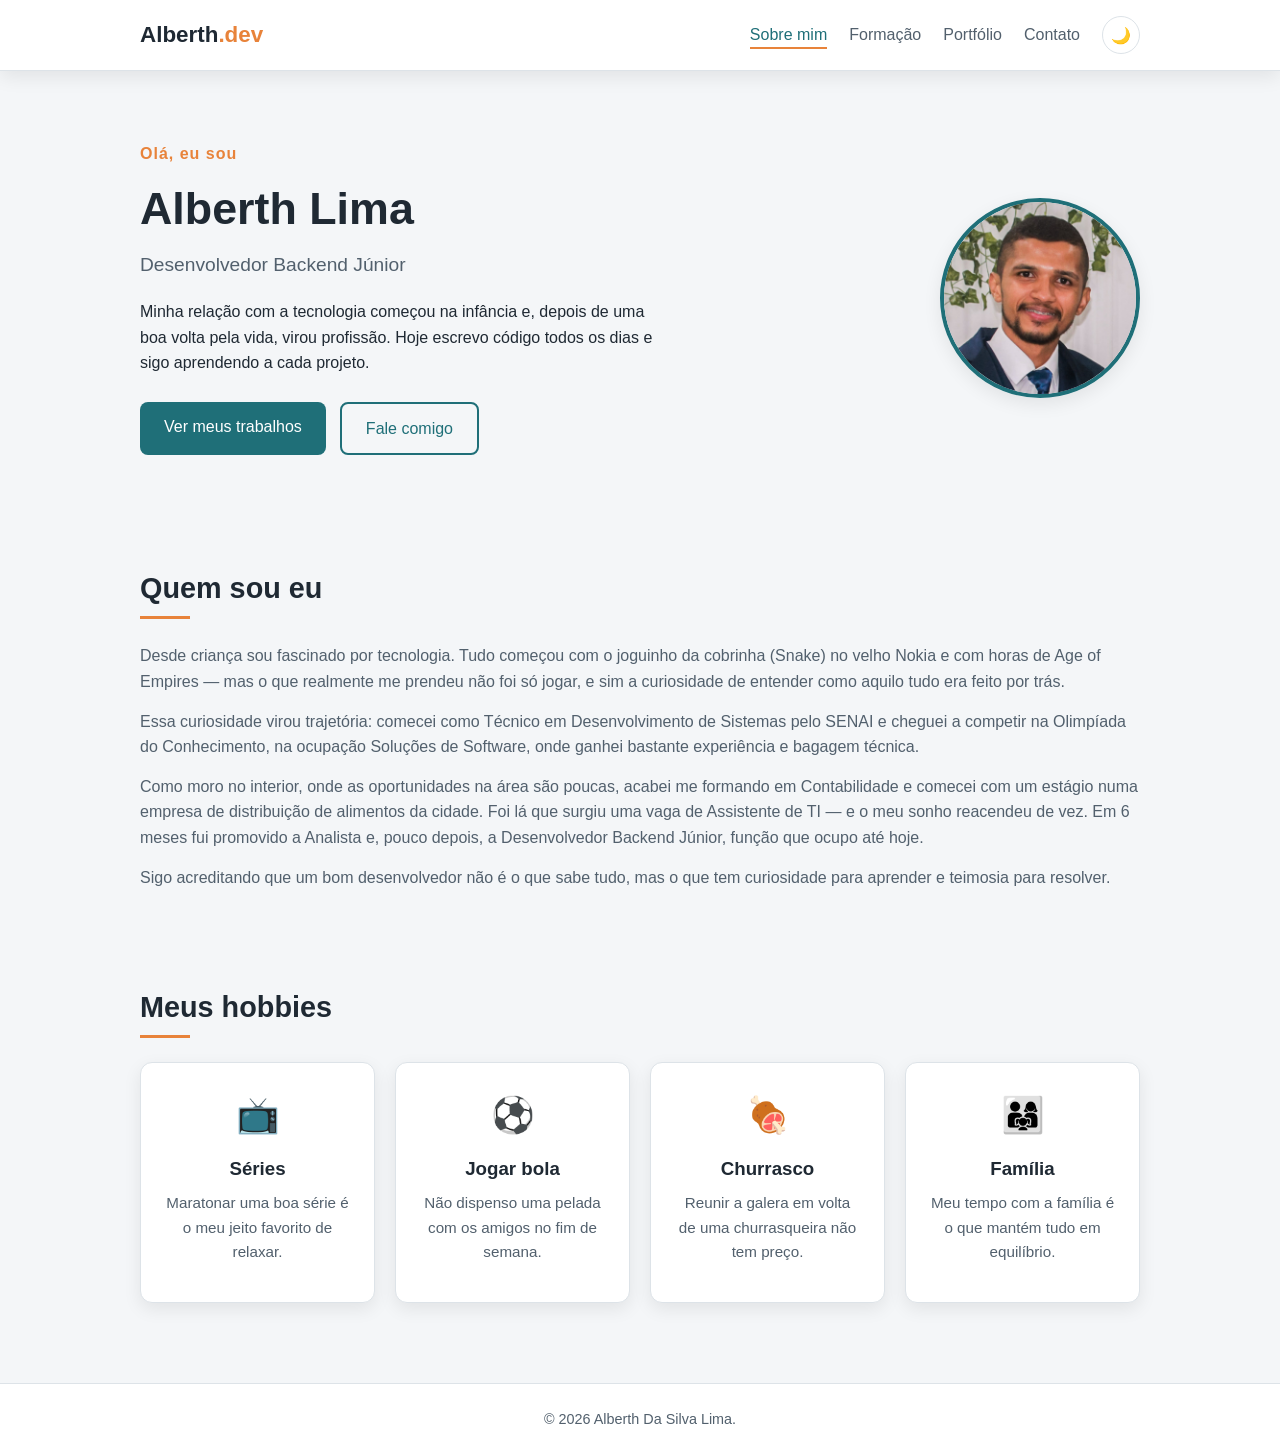
<file: index.html>
<!DOCTYPE html>
<html lang="pt-br">
<head>
    <meta charset="UTF-8">
    <!-- Faz o site se ajustar à largura da tela (celular, tablet, etc.) -->
    <meta name="viewport" content="width=device-width, initial-scale=1.0">
    <meta name="description" content="Portfólio pessoal">
    <meta name="author" content="Alberth Lima">
    <title>Sobre mim</title>

    <link rel="stylesheet" href="css/estilo.css">
</head>
<body>

    <!-- ===== Cabeçalho com o menu, igual em todas as páginas ===== -->
    <header class="topo">
        <div class="container barra-nav">
            <a href="index.html" class="logo">Alberth<span>.dev</span></a>

            <!-- Botão que abre/fecha o menu no celular (controlado pelo JS) -->
            <button class="btn-menu" id="btnMenu" aria-label="Abrir menu">
                <span></span><span></span><span></span>
            </button>

            <nav>
                <ul class="menu" id="menu">
                    <!-- A classe "ativo" marca em qual página estamos -->
                    <li><a href="index.html" class="ativo">Sobre mim</a></li>
                    <li><a href="formacao.html">Formação</a></li>
                    <li><a href="portfolio.html">Portfólio</a></li>
                    <li><a href="contato.html">Contato</a></li>
                    <li>
                        <!-- Botão para trocar entre tema claro e escuro -->
                        <button class="btn-tema" id="btnTema" aria-label="Alternar tema">🌙</button>
                    </li>
                </ul>
            </nav>
        </div>
    </header>

    <main>
        <!-- ===== Apresentação principal ===== -->
        <section class="hero container">
            <div class="hero-texto">
                <p class="ola">Olá, eu sou</p>
                <h1>Alberth Lima</h1>
                <h2>Desenvolvedor Backend Júnior</h2>
                <p class="resumo">
                    Minha relação com a tecnologia começou na infância e, depois de uma
                    boa volta pela vida, virou profissão. Hoje escrevo código todos os dias
                    e sigo aprendendo a cada projeto.
                </p>
                <div class="hero-botoes">
                    <a href="portfolio.html" class="botao">Ver meus trabalhos</a>
                    <a href="contato.html" class="botao secundario">Fale comigo</a>
                </div>
            </div>

            <!-- Minha foto -->
            <div class="hero-foto">
                <img src="img/foto.jpg" alt="Foto de Alberth Lima" class="avatar-foto">
            </div>
        </section>

        <!-- ===== Sobre mim ===== -->
        <section class="bloco container">
            <h2 class="titulo-secao">Quem sou eu</h2>
            <p>
                Desde criança sou fascinado por tecnologia. Tudo começou com o joguinho da
                cobrinha (Snake) no velho Nokia e com horas de Age of Empires — mas o que
                realmente me prendeu não foi só jogar, e sim a curiosidade de entender como
                aquilo tudo era feito por trás.
            </p>
            <p>
                Essa curiosidade virou trajetória: comecei como Técnico em Desenvolvimento
                de Sistemas pelo SENAI e cheguei a competir na Olimpíada do Conhecimento, na
                ocupação Soluções de Software, onde ganhei bastante experiência e bagagem
                técnica.
            </p>
            <p>
                Como moro no interior, onde as oportunidades na área são poucas, acabei me
                formando em Contabilidade e comecei com um estágio numa empresa de
                distribuição de alimentos da cidade. Foi lá que surgiu uma vaga de Assistente
                de TI — e o meu sonho reacendeu de vez. Em 6 meses fui promovido a Analista
                e, pouco depois, a Desenvolvedor Backend Júnior, função que ocupo até hoje.
            </p>
            <p>
                Sigo acreditando que um bom desenvolvedor não é o que sabe tudo, mas o que
                tem curiosidade para aprender e teimosia para resolver.
            </p>
        </section>

        <!-- ===== Hobbies / interesses ===== -->
        <section class="bloco container">
            <h2 class="titulo-secao">Meus hobbies</h2>
            <div class="cartoes">
                <article class="cartao">
                    <span class="icone">📺</span>
                    <h3>Séries</h3>
                    <p>Maratonar uma boa série é o meu jeito favorito de relaxar.</p>
                </article>
                <article class="cartao">
                    <span class="icone">⚽</span>
                    <h3>Jogar bola</h3>
                    <p>Não dispenso uma pelada com os amigos no fim de semana.</p>
                </article>
                <article class="cartao">
                    <span class="icone">🍖</span>
                    <h3>Churrasco</h3>
                    <p>Reunir a galera em volta de uma churrasqueira não tem preço.</p>
                </article>
                <article class="cartao">
                    <span class="icone">👨‍👩‍👧</span>
                    <h3>Família</h3>
                    <p>Meu tempo com a família é o que mantém tudo em equilíbrio.</p>
                </article>
            </div>
        </section>
    </main>

    <!-- ===== Rodapé, igual em todas as páginas ===== -->
    <footer class="rodape">
        <div class="container">
                <p>&copy; 2026 Alberth Da Silva Lima.</p>
        </div>
    </footer>

    <script src="js/script.js"></script>
</body>
</html>
</file>
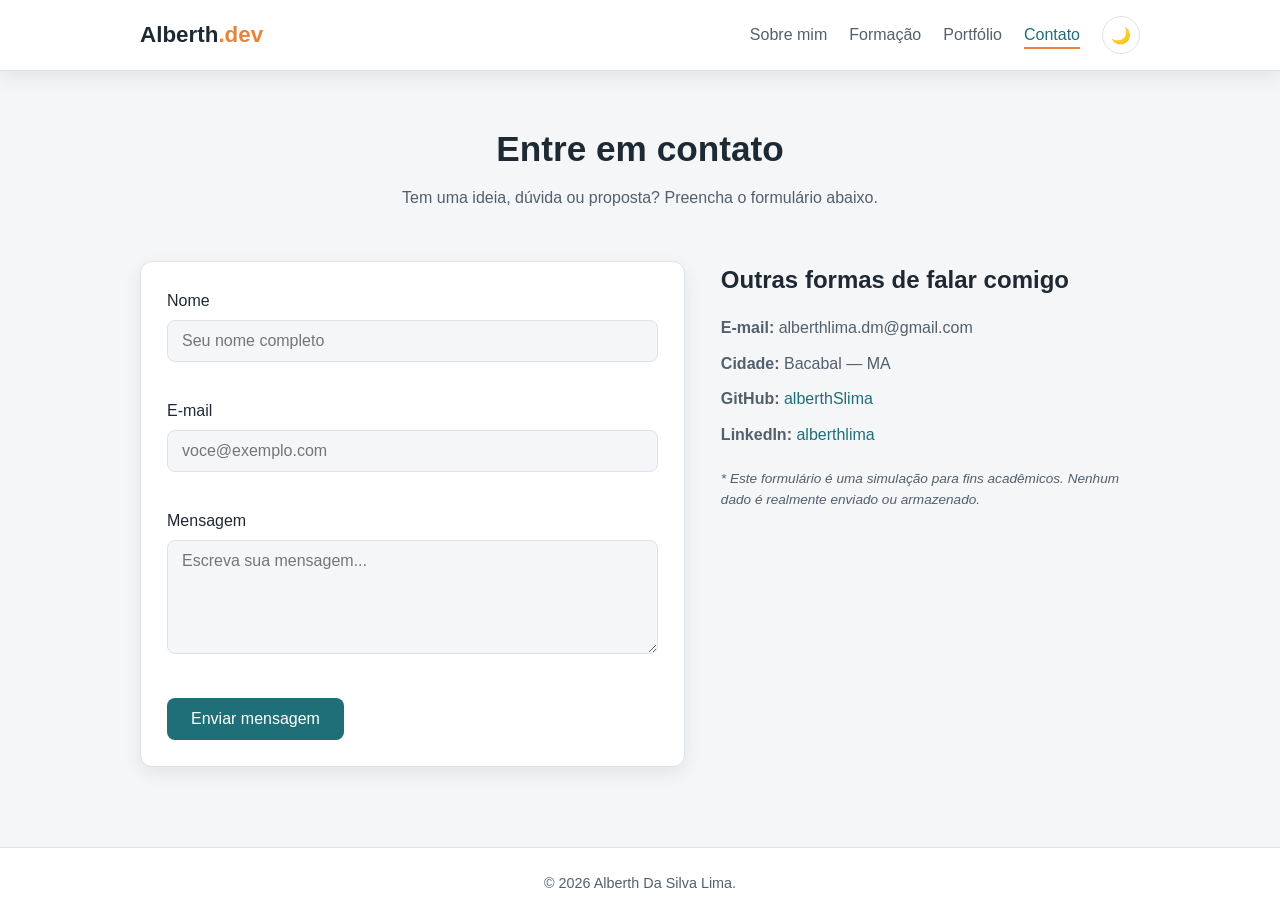
<file: contato.html>
<!DOCTYPE html>
<html lang="pt-br">
<head>
    <meta charset="UTF-8">
    <meta name="viewport" content="width=device-width, initial-scale=1.0">
    <meta name="description" content="Entre em contato">
    <meta name="author" content="Alberth Lima">
    <title>Contato</title>

    <link rel="stylesheet" href="css/estilo.css">
</head>
<body>

    <header class="topo">
        <div class="container barra-nav">
            <a href="index.html" class="logo">Alberth<span>.dev</span></a>

            <button class="btn-menu" id="btnMenu" aria-label="Abrir menu">
                <span></span><span></span><span></span>
            </button>

            <nav>
                <ul class="menu" id="menu">
                    <li><a href="index.html">Sobre mim</a></li>
                    <li><a href="formacao.html">Formação</a></li>
                    <li><a href="portfolio.html">Portfólio</a></li>
                    <li><a href="contato.html" class="ativo">Contato</a></li>
                    <li><button class="btn-tema" id="btnTema" aria-label="Alternar tema">🌙</button></li>
                </ul>
            </nav>
        </div>
    </header>

    <main>
        <section class="cabecalho-pagina container">
            <h1>Entre em contato</h1>
            <p>Tem uma ideia, dúvida ou proposta? Preencha o formulário abaixo.</p>
        </section>

        <section class="bloco container contato-grid">

            <!-- ===== Formulário (validação feita no script.js) ===== -->
            <!-- novalidate desliga a validação do navegador para usarmos a nossa em JS -->
            <form id="formContato" class="formulario" novalidate>

                <div class="campo">
                    <label for="nome">Nome</label>
                    <input type="text" id="nome" name="nome" placeholder="Seu nome completo">
                    <small class="erro" id="erroNome"></small>
                </div>

                <div class="campo">
                    <label for="email">E-mail</label>
                    <input type="email" id="email" name="email" placeholder="voce@exemplo.com">
                    <small class="erro" id="erroEmail"></small>
                </div>

                <div class="campo">
                    <label for="mensagem">Mensagem</label>
                    <textarea id="mensagem" name="mensagem" rows="5" placeholder="Escreva sua mensagem..."></textarea>
                    <small class="erro" id="erroMensagem"></small>
                </div>

                <button type="submit" class="botao">Enviar mensagem</button>
            </form>

            <!-- ===== Dados de contato ===== -->
            <aside class="contato-info">
                <h2>Outras formas de falar comigo</h2>
                <ul>
                    <li><strong>E-mail:</strong> alberthlima.dm@gmail.com</li>
                    <li><strong>Cidade:</strong> Bacabal — MA</li>
                    <li>
                        <strong>GitHub:</strong>
                        <a href="https://github.com/alberthSlima" target="_blank" rel="noopener">alberthSlima</a>
                    </li>
                    <li>
                        <strong>LinkedIn:</strong>
                        <a href="https://linkedin.com/in/alberthlima" target="_blank" rel="noopener">alberthlima</a>
                    </li>
                </ul>
                <p class="aviso">
                    * Este formulário é uma simulação para fins acadêmicos. Nenhum dado
                    é realmente enviado ou armazenado.
                </p>
            </aside>
        </section>
    </main>

    <!-- ===== Janela modal de confirmação ===== -->
    <div class="modal" id="modal">
        <div class="modal-caixa">
            <span class="modal-check">✓</span>
            <h2>Mensagem enviada com sucesso!</h2>
            <p>Obrigado pelo contato. Retornarei o mais breve possível.</p>
            <button class="botao" id="fecharModal">Fechar</button>
        </div>
    </div>

    <footer class="rodape">
        <div class="container">
            <p>&copy; 2026 Alberth Da Silva Lima.</p>
        </div>
    </footer>

    <script src="js/script.js"></script>
</body>
</html>
</file>
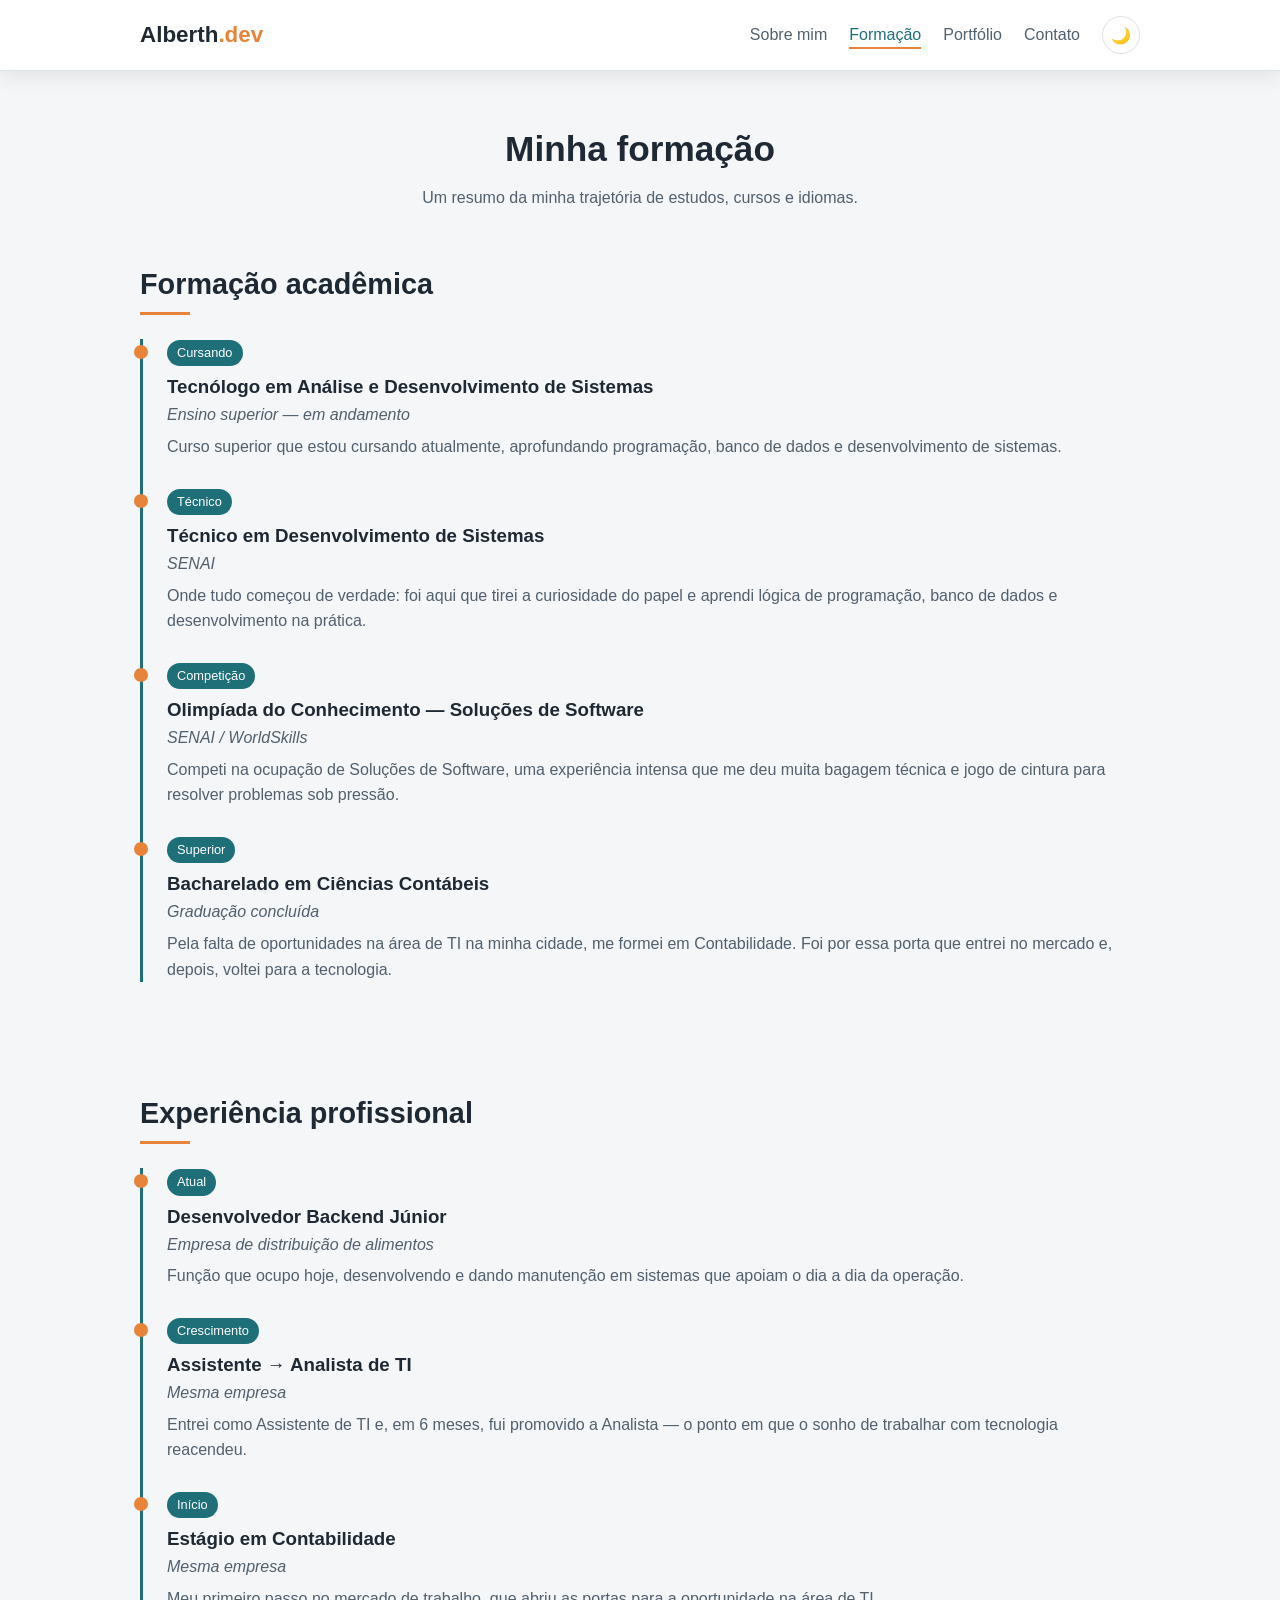
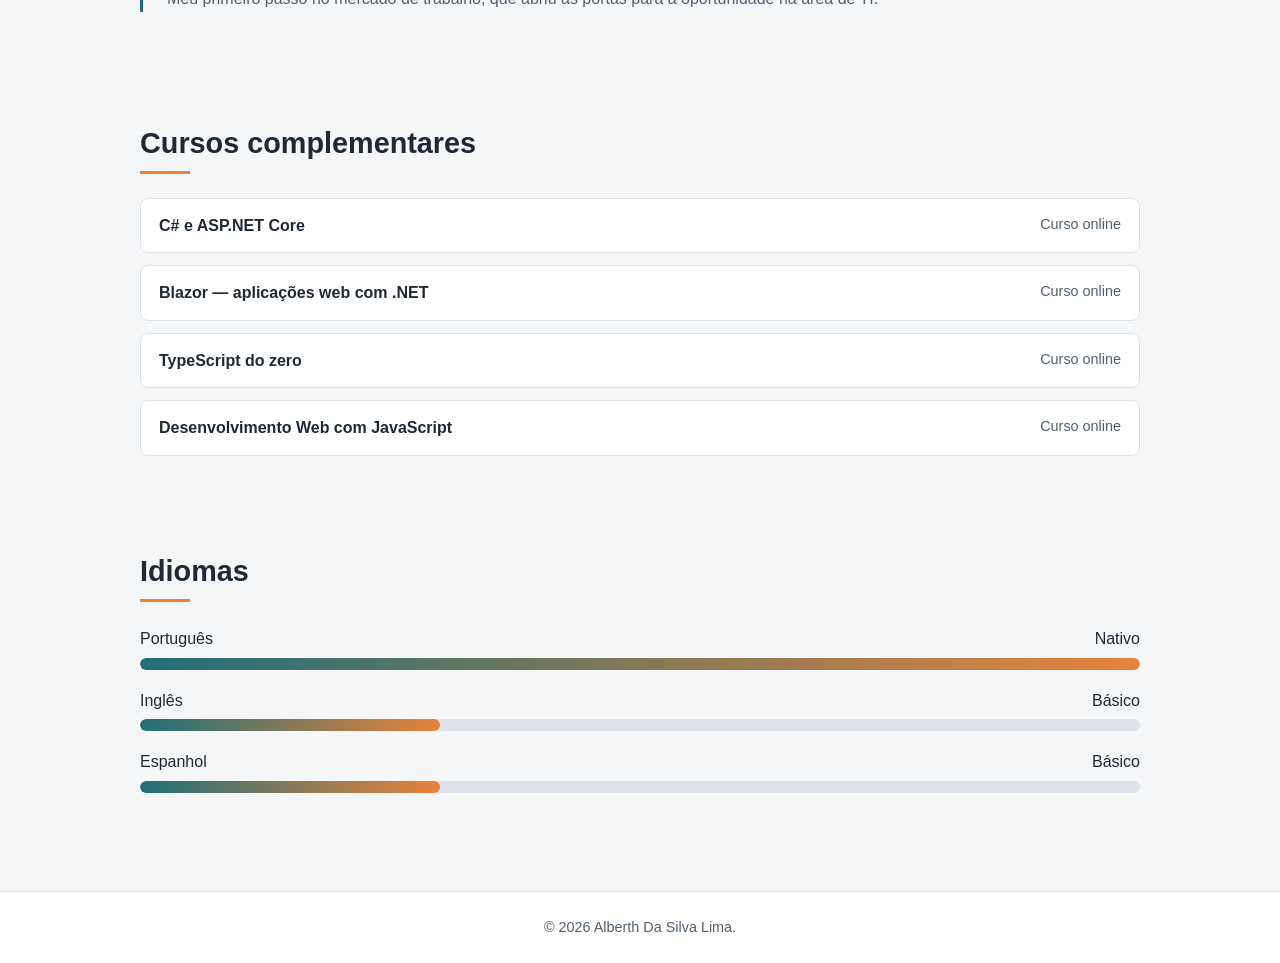
<file: formacao.html>
<!DOCTYPE html>
<html lang="pt-br">
<head>
    <meta charset="UTF-8">
    <meta name="viewport" content="width=device-width, initial-scale=1.0">
    <meta name="description" content="Formação acadêmica, cursos e idiomas">
    <meta name="author" content="Alberth Lima">
    <title>Formação</title>

    <link rel="stylesheet" href="css/estilo.css">
</head>
<body>

    <!-- Cabeçalho -->
    <header class="topo">
        <div class="container barra-nav">
            <a href="index.html" class="logo">Alberth<span>.dev</span></a>

            <button class="btn-menu" id="btnMenu" aria-label="Abrir menu">
                <span></span><span></span><span></span>
            </button>

            <nav>
                <ul class="menu" id="menu">
                    <li><a href="index.html">Sobre mim</a></li>
                    <li><a href="formacao.html" class="ativo">Formação</a></li>
                    <li><a href="portfolio.html">Portfólio</a></li>
                    <li><a href="contato.html">Contato</a></li>
                    <li><button class="btn-tema" id="btnTema" aria-label="Alternar tema">🌙</button></li>
                </ul>
            </nav>
        </div>
    </header>

    <main>
        <section class="cabecalho-pagina container">
            <h1>Minha formação</h1>
            <p>Um resumo da minha trajetória de estudos, cursos e idiomas.</p>
        </section>

        <!-- ===== Linha do tempo da formação ===== -->
        <!-- Obs.: ajuste os anos de cada etapa conforme as suas datas reais -->
        <section class="bloco container">
            <h2 class="titulo-secao">Formação acadêmica</h2>
            <div class="linha-tempo">
                <div class="item-tempo">
                    <span class="periodo">Cursando</span>
                    <h3>Tecnólogo em Análise e Desenvolvimento de Sistemas</h3>
                    <p class="instituicao">Ensino superior — em andamento</p>
                    <p>
                        Curso superior que estou cursando atualmente, aprofundando
                        programação, banco de dados e desenvolvimento de sistemas.
                    </p>
                </div>

                <div class="item-tempo">
                    <span class="periodo">Técnico</span>
                    <h3>Técnico em Desenvolvimento de Sistemas</h3>
                    <p class="instituicao">SENAI</p>
                    <p>
                        Onde tudo começou de verdade: foi aqui que tirei a curiosidade do papel
                        e aprendi lógica de programação, banco de dados e desenvolvimento na prática.
                    </p>
                </div>

                <div class="item-tempo">
                    <span class="periodo">Competição</span>
                    <h3>Olimpíada do Conhecimento — Soluções de Software</h3>
                    <p class="instituicao">SENAI / WorldSkills</p>
                    <p>
                        Competi na ocupação de Soluções de Software, uma experiência intensa
                        que me deu muita bagagem técnica e jogo de cintura para resolver
                        problemas sob pressão.
                    </p>
                </div>

                <div class="item-tempo">
                    <span class="periodo">Superior</span>
                    <h3>Bacharelado em Ciências Contábeis</h3>
                    <p class="instituicao">Graduação concluída</p>
                    <p>
                        Pela falta de oportunidades na área de TI na minha cidade, me formei
                        em Contabilidade. Foi por essa porta que entrei no mercado e,
                        depois, voltei para a tecnologia.
                    </p>
                </div>
            </div>
        </section>

        <!-- ===== Experiência profissional ===== -->
        <section class="bloco container">
            <h2 class="titulo-secao">Experiência profissional</h2>
            <div class="linha-tempo">
                <div class="item-tempo">
                    <span class="periodo">Atual</span>
                    <h3>Desenvolvedor Backend Júnior</h3>
                    <p class="instituicao">Empresa de distribuição de alimentos</p>
                    <p>
                        Função que ocupo hoje, desenvolvendo e dando manutenção em sistemas
                        que apoiam o dia a dia da operação.
                    </p>
                </div>

                <div class="item-tempo">
                    <span class="periodo">Crescimento</span>
                    <h3>Assistente → Analista de TI</h3>
                    <p class="instituicao">Mesma empresa</p>
                    <p>
                        Entrei como Assistente de TI e, em 6 meses, fui promovido a Analista —
                        o ponto em que o sonho de trabalhar com tecnologia reacendeu.
                    </p>
                </div>

                <div class="item-tempo">
                    <span class="periodo">Início</span>
                    <h3>Estágio em Contabilidade</h3>
                    <p class="instituicao">Mesma empresa</p>
                    <p>
                        Meu primeiro passo no mercado de trabalho, que abriu as portas para a
                        oportunidade na área de TI.
                    </p>
                </div>
            </div>
        </section>

        <!-- ===== Cursos complementares ===== -->
        <section class="bloco container">
            <h2 class="titulo-secao">Cursos complementares</h2>
            <ul class="lista-cursos">
                <li>
                    <strong>C# e ASP.NET Core</strong>
                    <span>Curso online</span>
                </li>
                <li>
                    <strong>Blazor — aplicações web com .NET</strong>
                    <span>Curso online</span>
                </li>
                <li>
                    <strong>TypeScript do zero</strong>
                    <span>Curso online</span>
                </li>
                <li>
                    <strong>Desenvolvimento Web com JavaScript</strong>
                    <span>Curso online</span>
                </li>
            </ul>
        </section>

        <!-- ===== Idiomas (barras de nível) ===== -->
        <section class="bloco container">
            <h2 class="titulo-secao">Idiomas</h2>
            <div class="idiomas">
                <div class="idioma">
                    <div class="idioma-topo">
                        <span>Português</span>
                        <span>Nativo</span>
                    </div>
                    <div class="barra"><div class="barra-nivel" style="width: 100%;"></div></div>
                </div>
                <div class="idioma">
                    <div class="idioma-topo">
                        <span>Inglês</span>
                        <span>Básico</span>
                    </div>
                    <div class="barra"><div class="barra-nivel" style="width: 30%;"></div></div>
                </div>
                <div class="idioma">
                    <div class="idioma-topo">
                        <span>Espanhol</span>
                        <span>Básico</span>
                    </div>
                    <div class="barra"><div class="barra-nivel" style="width: 30%;"></div></div>
                </div>
            </div>
        </section>
    </main>

    <footer class="rodape">
        <div class="container">
                 <p>&copy; 2026 Alberth Da Silva Lima.</p>
        </div>
    </footer>

    <script src="js/script.js"></script>
</body>
</html>
</file>
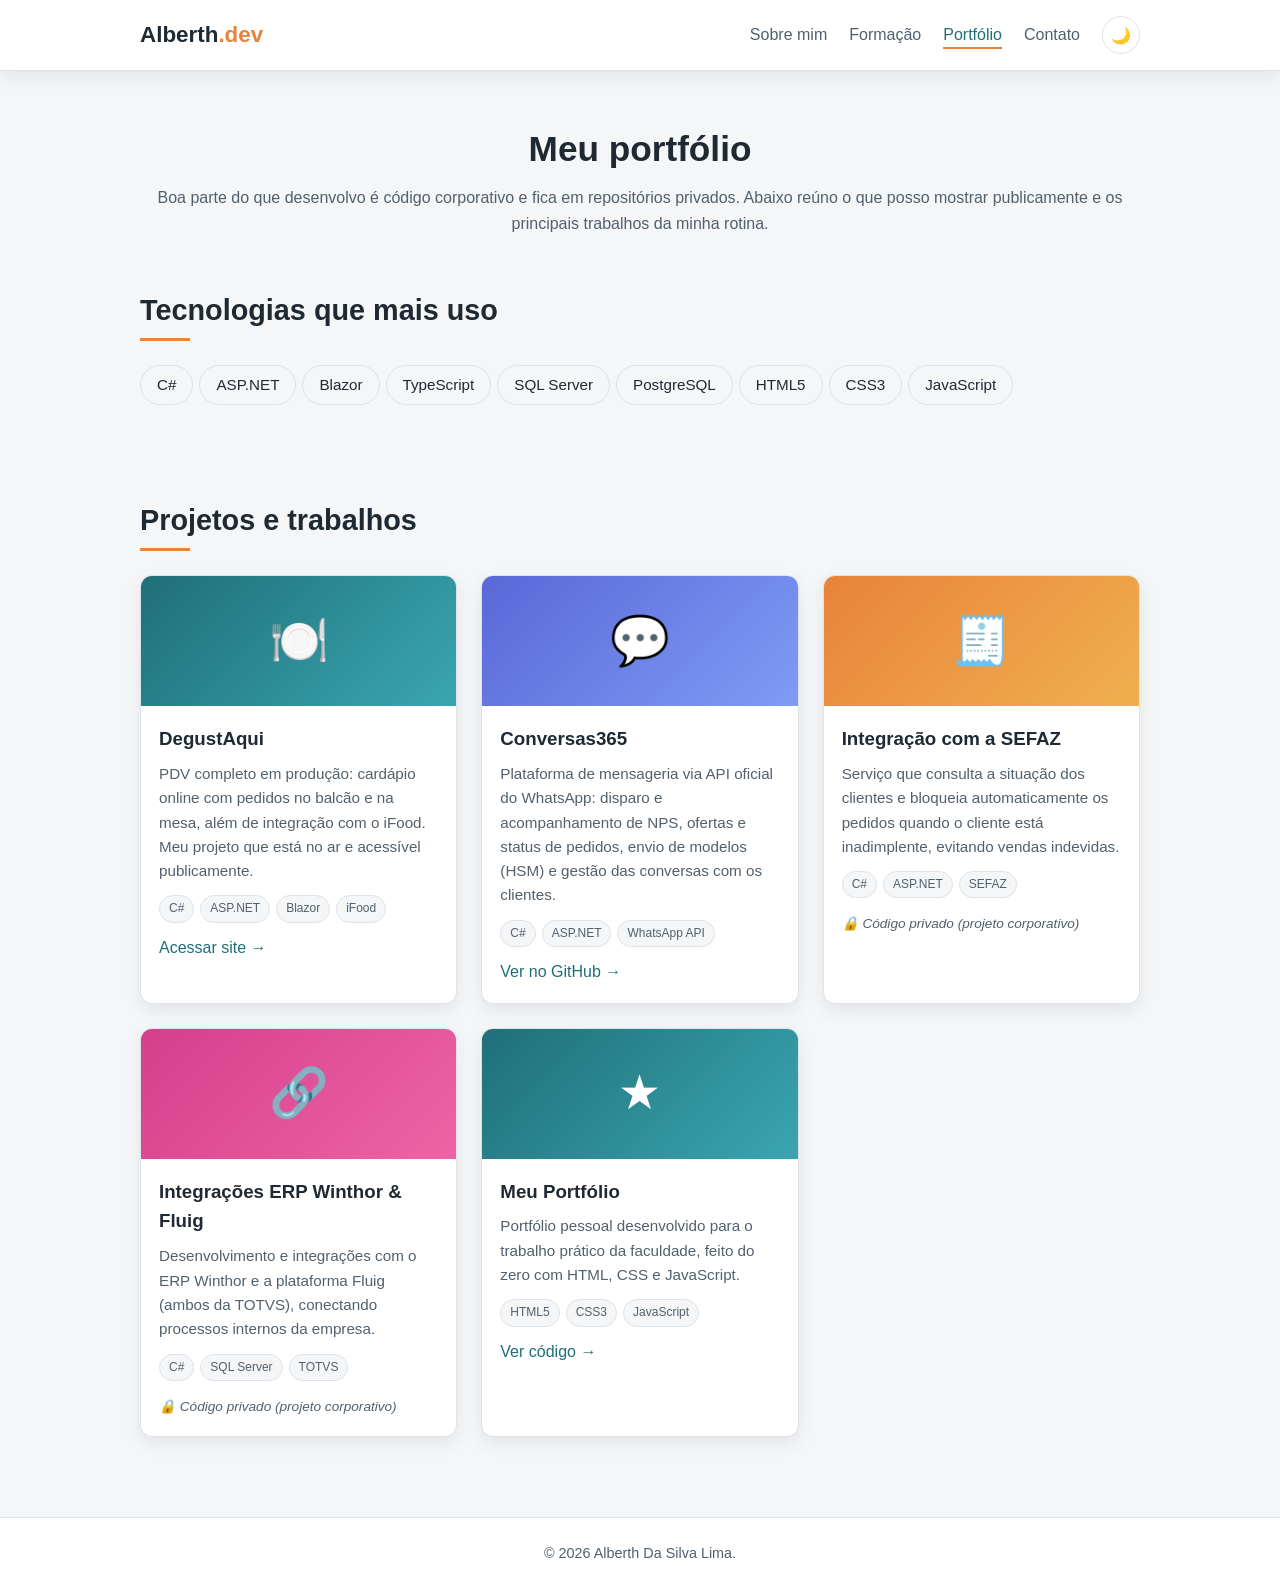
<file: portfolio.html>
<!DOCTYPE html>
<html lang="pt-br">
<head>
    <meta charset="UTF-8">
    <meta name="viewport" content="width=device-width, initial-scale=1.0">
    <meta name="description" content="Projetos e trabalhos desenvolvidos por Alberth Lima">
    <meta name="author" content="Alberth Lima">
    <title>Portfólio</title>

    <link rel="stylesheet" href="css/estilo.css">
</head>
<body>

    <header class="topo">
        <div class="container barra-nav">
            <a href="index.html" class="logo">Alberth<span>.dev</span></a>

            <button class="btn-menu" id="btnMenu" aria-label="Abrir menu">
                <span></span><span></span><span></span>
            </button>

            <nav>
                <ul class="menu" id="menu">
                    <li><a href="index.html">Sobre mim</a></li>
                    <li><a href="formacao.html">Formação</a></li>
                    <li><a href="portfolio.html" class="ativo">Portfólio</a></li>
                    <li><a href="contato.html">Contato</a></li>
                    <li><button class="btn-tema" id="btnTema" aria-label="Alternar tema">🌙</button></li>
                </ul>
            </nav>
        </div>
    </header>

    <main>
        <section class="cabecalho-pagina container">
            <h1>Meu portfólio</h1>
            <p>
                Boa parte do que desenvolvo é código corporativo e fica em repositórios
                privados. Abaixo reúno o que posso mostrar publicamente e os principais
                trabalhos da minha rotina.
            </p>
        </section>

        <!-- ===== Tecnologias que mais uso ===== -->
        <section class="bloco container">
            <h2 class="titulo-secao">Tecnologias que mais uso</h2>
            <div class="tags tags-grandes">
                <span>C#</span>
                <span>ASP.NET</span>
                <span>Blazor</span>
                <span>TypeScript</span>
                <span>SQL Server</span>
                <span>PostgreSQL</span>
                <span>HTML5</span>
                <span>CSS3</span>
                <span>JavaScript</span>
            </div>
        </section>

        <!-- ===== Grade de projetos ===== -->
        <section class="bloco container">
            <h2 class="titulo-secao">Projetos e trabalhos</h2>
            <div class="projetos">

                <!-- Projeto em destaque: o único que está público/online -->
                <article class="projeto">
                    <div class="projeto-capa cor1">🍽️</div>
                    <div class="projeto-corpo">
                        <h3>DegustAqui</h3>
                        <p>
                            PDV completo em produção: cardápio online com pedidos no balcão
                            e na mesa, além de integração com o iFood. Meu projeto que está
                            no ar e acessível publicamente.
                        </p>
                        <div class="tags">
                            <span>C#</span><span>ASP.NET</span><span>Blazor</span><span>iFood</span>
                        </div>
                        <a href="https://degustaqui.com.br/" target="_blank" rel="noopener">Acessar site →</a>
                    </div>
                </article>

                <!-- Projeto corporativo com repositório público -->
                <article class="projeto">
                    <div class="projeto-capa cor3">💬</div>
                    <div class="projeto-corpo">
                        <h3>Conversas365</h3>
                        <p>
                            Plataforma de mensageria via API oficial do WhatsApp:
                            disparo e acompanhamento de NPS, ofertas e status de pedidos,
                            envio de modelos (HSM) e gestão das conversas com os clientes.
                        </p>
                        <div class="tags">
                            <span>C#</span><span>ASP.NET</span><span>WhatsApp API</span>
                        </div>
                        <a href="https://github.com/alberthSlima/Conversas365" target="_blank" rel="noopener">Ver no GitHub →</a>
                    </div>
                </article>

                <!-- Trabalho corporativo (código privado, sem link de git) -->
                <article class="projeto">
                    <div class="projeto-capa cor2">🧾</div>
                    <div class="projeto-corpo">
                        <h3>Integração com a SEFAZ</h3>
                        <p>
                            Serviço que consulta a situação dos clientes e bloqueia
                            automaticamente os pedidos quando o cliente está inadimplente,
                            evitando vendas indevidas.
                        </p>
                        <div class="tags">
                            <span>C#</span><span>ASP.NET</span><span>SEFAZ</span>
                        </div>
                        <span class="projeto-nota">🔒 Código privado (projeto corporativo)</span>
                    </div>
                </article>

                <!-- Trabalho corporativo (código privado, sem link de git) -->
                <article class="projeto">
                    <div class="projeto-capa cor4">🔗</div>
                    <div class="projeto-corpo">
                        <h3>Integrações ERP Winthor & Fluig</h3>
                        <p>
                            Desenvolvimento e integrações com o ERP Winthor e a plataforma
                            Fluig (ambos da TOTVS), conectando processos internos da empresa.
                        </p>
                        <div class="tags">
                            <span>C#</span><span>SQL Server</span><span>TOTVS</span>
                        </div>
                        <span class="projeto-nota">🔒 Código privado (projeto corporativo)</span>
                    </div>
                </article>

                <!-- Este próprio site -->
                <article class="projeto">
                    <div class="projeto-capa cor1">★</div>
                    <div class="projeto-corpo">
                        <h3>Meu Portfólio</h3>
                        <p>
                            Portfólio pessoal desenvolvido para o trabalho prático da
                            faculdade, feito do zero com HTML, CSS e
                            JavaScript.
                        </p>
                        <div class="tags">
                            <span>HTML5</span><span>CSS3</span><span>JavaScript</span>
                        </div>
                        <a href="https://github.com/alberthSlima/alberth-da-silva-lima" target="_blank" rel="noopener">Ver código →</a>
                    </div>
                </article>

            </div>
        </section>
    </main>

    <footer class="rodape">
        <div class="container">
            <p>&copy; 2026 Alberth Da Silva Lima.</p>
        </div>
    </footer>

    <script src="js/script.js"></script>
</body>
</html>
</file>
<file: css/estilo.css>
/* =========================================================
   Folha de estilo principal
   ========================================================= */

/* ----- Variáveis de cor (tema claro - padrão) ----- */
:root {
    --fundo: #f4f6f8;
    --fundo-card: #ffffff;
    --texto: #1f2933;
    --texto-suave: #52606d;
    --primaria: #1f6f78;     /* verde-azulado */
    --primaria-escura: #155057;
    --destaque: #e8833a;     /* laranja */
    --borda: #dde3e8;
    --sombra: 0 6px 18px rgba(0, 0, 0, 0.08);
}

/* ----- Tema escuro: trocamos só as variáveis ----- */
/* O atributo data-tema="escuro" é adicionado ao <body> pelo JavaScript */
body[data-tema="escuro"] {
    --fundo: #15202b;
    --fundo-card: #1d2c39;
    --texto: #e6edf3;
    --texto-suave: #9fb0bd;
    --primaria: #3aa6b0;
    --primaria-escura: #2b8088;
    --destaque: #f0964e;
    --borda: #2c3e4d;
    --sombra: 0 6px 18px rgba(0, 0, 0, 0.4);
}

/* ----- Reset básico ----- */
* {
    margin: 0;
    padding: 0;
    box-sizing: border-box;
}

body {
    font-family: 'Segoe UI', Tahoma, Geneva, Verdana, sans-serif;
    background-color: var(--fundo);
    color: var(--texto);
    line-height: 1.6;
    /* Transição suave ao trocar de tema */
    transition: background-color 0.3s, color 0.3s;
}

/* Centraliza o conteúdo e dá um respiro nas laterais */
.container {
    width: 90%;
    max-width: 1000px;
    margin: 0 auto;
}

a {
    color: var(--primaria);
    text-decoration: none;
}

a:hover {
    text-decoration: underline;
}

/* =========================================================
   CABEÇALHO E MENU
   ========================================================= */
.topo {
    background-color: var(--fundo-card);
    border-bottom: 1px solid var(--borda);
    position: sticky;   /* o menu acompanha a rolagem */
    top: 0;
    z-index: 100;
    box-shadow: var(--sombra);
}

.barra-nav {
    display: flex;
    align-items: center;
    justify-content: space-between;
    padding: 16px 0;
}

.logo {
    font-size: 1.4rem;
    font-weight: bold;
    color: var(--texto);
}

.logo span {
    color: var(--destaque);
}

.menu {
    list-style: none;
    display: flex;
    align-items: center;
    gap: 22px;
}

.menu a {
    color: var(--texto-suave);
    font-weight: 500;
    padding-bottom: 4px;
}

.menu a:hover {
    color: var(--primaria);
    text-decoration: none;
}

/* Link da página atual fica destacado */
.menu a.ativo {
    color: var(--primaria);
    border-bottom: 2px solid var(--destaque);
}

/* Botão do tema (lua/sol) */
.btn-tema {
    background: none;
    border: 1px solid var(--borda);
    border-radius: 50%;
    width: 38px;
    height: 38px;
    font-size: 1rem;
    cursor: pointer;
}

/* Botão "hambúrguer" - escondido no desktop, aparece no celular */
.btn-menu {
    display: none;
    flex-direction: column;
    gap: 5px;
    background: none;
    border: none;
    cursor: pointer;
}

.btn-menu span {
    width: 26px;
    height: 3px;
    background-color: var(--texto);
    border-radius: 2px;
}

/* =========================================================
   SEÇÃO DE APRESENTAÇÃO (HERO)
   ========================================================= */
.hero {
    display: flex;
    align-items: center;
    justify-content: space-between;
    gap: 40px;
    padding: 70px 0;
}

.hero-texto .ola {
    color: var(--destaque);
    font-weight: 600;
    letter-spacing: 1px;
}

.hero-texto h1 {
    font-size: 2.8rem;
    margin: 6px 0;
}

.hero-texto h2 {
    font-size: 1.2rem;
    font-weight: 500;
    color: var(--texto-suave);
    margin-bottom: 18px;
}

.resumo {
    max-width: 520px;
    margin-bottom: 26px;
}

.hero-botoes {
    display: flex;
    gap: 14px;
    flex-wrap: wrap;
}

/* Avatar redondo com as iniciais */
.avatar {
    width: 200px;
    height: 200px;
    border-radius: 50%;
    background: linear-gradient(135deg, var(--primaria), var(--destaque));
    color: #fff;
    font-size: 4rem;
    font-weight: bold;
    display: flex;
    align-items: center;
    justify-content: center;
    box-shadow: var(--sombra);
}

/* Foto de perfil: círculo */
.avatar-foto {
    display: block;
    width: 200px;
    height: 200px;
    border-radius: 50%;           /* deixa redonda */
    object-fit: cover;            /* recorta a foto sem distorcer */
    border: 4px solid var(--primaria);
    box-shadow: var(--sombra);
}

/* =========================================================
   BOTÕES
   ========================================================= */
.botao {
    display: inline-block;
    background-color: var(--primaria);
    color: #fff;
    padding: 12px 24px;
    border-radius: 8px;
    border: none;
    font-size: 1rem;
    cursor: pointer;
    transition: background-color 0.2s, transform 0.1s;
}

.botao:hover {
    background-color: var(--primaria-escura);
    text-decoration: none;
    transform: translateY(-2px);
}

.botao.secundario {
    background-color: transparent;
    color: var(--primaria);
    border: 2px solid var(--primaria);
}

.botao.secundario:hover {
    background-color: var(--primaria);
    color: #fff;
}

/* =========================================================
   BLOCOS DE CONTEÚDO GERAIS
   ========================================================= */
.bloco {
    padding: 40px 0;
}

.titulo-secao {
    font-size: 1.8rem;
    margin-bottom: 24px;
    position: relative;
    padding-bottom: 8px;
}

/* Linha decorativa embaixo do título */
.titulo-secao::after {
    content: "";
    position: absolute;
    left: 0;
    bottom: 0;
    width: 50px;
    height: 3px;
    background-color: var(--destaque);
}

.bloco p {
    color: var(--texto-suave);
    margin-bottom: 14px;
}

.cabecalho-pagina {
    padding: 50px 0 10px;
    text-align: center;
}

.cabecalho-pagina h1 {
    font-size: 2.2rem;
}

.cabecalho-pagina p {
    color: var(--texto-suave);
    margin-top: 8px;
}

/* =========================================================
   CARTÕES (hobbies)
   ========================================================= */
.cartoes {
    display: grid;
    grid-template-columns: repeat(auto-fit, minmax(200px, 1fr));
    gap: 20px;
}

.cartao {
    background-color: var(--fundo-card);
    border: 1px solid var(--borda);
    border-radius: 12px;
    padding: 24px;
    text-align: center;
    box-shadow: var(--sombra);
    transition: transform 0.2s;
}

.cartao:hover {
    transform: translateY(-5px);
}

.cartao .icone {
    font-size: 2.2rem;
}

.cartao h3 {
    margin: 10px 0 8px;
}

.cartao p {
    color: var(--texto-suave);
    font-size: 0.95rem;
}

/* =========================================================
   FORMAÇÃO: linha do tempo, cursos e idiomas
   ========================================================= */
.linha-tempo {
    border-left: 3px solid var(--primaria);
    padding-left: 24px;
}

.item-tempo {
    margin-bottom: 28px;
    position: relative;
}

/* Bolinha na linha do tempo */
.item-tempo::before {
    content: "";
    position: absolute;
    left: -33px;
    top: 6px;
    width: 14px;
    height: 14px;
    background-color: var(--destaque);
    border-radius: 50%;
}

.periodo {
    display: inline-block;
    background-color: var(--primaria);
    color: #fff;
    font-size: 0.8rem;
    padding: 3px 10px;
    border-radius: 20px;
    margin-bottom: 6px;
}

.instituicao {
    font-style: italic;
    color: var(--texto-suave);
    margin-bottom: 6px !important;
}

.lista-cursos {
    list-style: none;
}

.lista-cursos li {
    background-color: var(--fundo-card);
    border: 1px solid var(--borda);
    border-radius: 8px;
    padding: 14px 18px;
    margin-bottom: 12px;
    display: flex;
    justify-content: space-between;
    flex-wrap: wrap;
}

.lista-cursos span {
    color: var(--texto-suave);
    font-size: 0.9rem;
}

/* Barras de nível dos idiomas */
.idioma {
    margin-bottom: 18px;
}

.idioma-topo {
    display: flex;
    justify-content: space-between;
    margin-bottom: 6px;
}

.barra {
    background-color: var(--borda);
    border-radius: 20px;
    height: 12px;
    overflow: hidden;
}

.barra-nivel {
    background: linear-gradient(90deg, var(--primaria), var(--destaque));
    height: 100%;
    border-radius: 20px;
}

/* =========================================================
   PORTFÓLIO: grade de projetos
   ========================================================= */
.projetos {
    display: grid;
    grid-template-columns: repeat(auto-fit, minmax(250px, 1fr));
    gap: 24px;
}

.projeto {
    background-color: var(--fundo-card);
    border: 1px solid var(--borda);
    border-radius: 12px;
    overflow: hidden;
    box-shadow: var(--sombra);
    transition: transform 0.2s;
}

.projeto:hover {
    transform: translateY(-6px);
}

/* Capa colorida do projeto (sem precisar de imagem) */
.projeto-capa {
    height: 130px;
    display: flex;
    align-items: center;
    justify-content: center;
    font-size: 3rem;
    color: #fff;
}

.cor1 { background: linear-gradient(135deg, #1f6f78, #3aa6b0); }
.cor2 { background: linear-gradient(135deg, #e8833a, #f0b04e); }
.cor3 { background: linear-gradient(135deg, #5a67d8, #7f9cf5); }
.cor4 { background: linear-gradient(135deg, #d53f8c, #ed64a6); }

.projeto-corpo {
    padding: 18px;
}

.projeto-corpo h3 {
    margin-bottom: 8px;
}

.projeto-corpo p {
    color: var(--texto-suave);
    font-size: 0.95rem;
    margin-bottom: 12px;
}

.tags {
    display: flex;
    flex-wrap: wrap;
    gap: 6px;
    margin-bottom: 12px;
}

.tags span {
    background-color: var(--fundo);
    border: 1px solid var(--borda);
    color: var(--texto-suave);
    font-size: 0.75rem;
    padding: 3px 9px;
    border-radius: 20px;
}

/* Versão maior das tags, usada na seção "Tecnologias que mais uso" */
.tags-grandes span {
    font-size: 0.95rem;
    padding: 7px 16px;
    color: var(--texto);
}

/* Aviso de projeto com código privado (no lugar do link "Ver projeto") */
.projeto-nota {
    display: inline-block;
    font-size: 0.85rem;
    color: var(--texto-suave);
    font-style: italic;
}

/* =========================================================
   CONTATO: formulário e dados
   ========================================================= */
.contato-grid {
    display: grid;
    grid-template-columns: 1.3fr 1fr;
    gap: 36px;
}

.formulario {
    background-color: var(--fundo-card);
    border: 1px solid var(--borda);
    border-radius: 12px;
    padding: 26px;
    box-shadow: var(--sombra);
}

.campo {
    margin-bottom: 18px;
}

.campo label {
    display: block;
    margin-bottom: 6px;
    font-weight: 500;
}

.campo input,
.campo textarea {
    width: 100%;
    padding: 11px 14px;
    border: 1px solid var(--borda);
    border-radius: 8px;
    background-color: var(--fundo);
    color: var(--texto);
    font-size: 1rem;
    font-family: inherit;
}

.campo input:focus,
.campo textarea:focus {
    outline: none;
    border-color: var(--primaria);
}

/* Mensagem de erro vermelha embaixo do campo */
.erro {
    color: #e74c3c;
    font-size: 0.85rem;
    display: block;
    margin-top: 5px;
    min-height: 1em;
}

/* Borda vermelha quando o campo está inválido (classe colocada pelo JS) */
.campo input.invalido,
.campo textarea.invalido {
    border-color: #e74c3c;
}

.contato-info ul {
    list-style: none;
    margin: 16px 0;
}

.contato-info li {
    margin-bottom: 10px;
    color: var(--texto-suave);
}

.aviso {
    font-size: 0.85rem;
    color: var(--texto-suave);
    font-style: italic;
    margin-top: 20px;
}

/* =========================================================
   MODAL DE CONFIRMAÇÃO
   ========================================================= */
.modal {
    display: none;   /* fica oculto até o JS adicionar a classe "aberto" */
    position: fixed;
    inset: 0;
    background-color: rgba(0, 0, 0, 0.6);
    justify-content: center;
    align-items: center;
    z-index: 200;
}

.modal.aberto {
    display: flex;
}

.modal-caixa {
    background-color: var(--fundo-card);
    padding: 36px;
    border-radius: 14px;
    text-align: center;
    max-width: 380px;
    width: 90%;
    box-shadow: var(--sombra);
}

.modal-check {
    display: inline-flex;
    align-items: center;
    justify-content: center;
    width: 64px;
    height: 64px;
    background-color: #2ecc71;
    color: #fff;
    font-size: 2rem;
    border-radius: 50%;
    margin-bottom: 16px;
}

.modal-caixa p {
    color: var(--texto-suave);
    margin: 10px 0 22px;
}

/* =========================================================
   RODAPÉ
   ========================================================= */
.rodape {
    background-color: var(--fundo-card);
    border-top: 1px solid var(--borda);
    text-align: center;
    padding: 24px 0;
    margin-top: 40px;
    color: var(--texto-suave);
    font-size: 0.9rem;
}

/* =========================================================
   RESPONSIVIDADE 
   ========================================================= */
@media (max-width: 760px) {

    /* Vira referência para posicionar a logo no centro */
    .barra-nav {
        position: relative;
    }

    /* Mostra o botão hambúrguer e joga ele para o canto esquerdo */
    .btn-menu {
        display: flex;
        order: -1;   /* coloca o botão antes de tudo (canto esquerdo) */
    }

    /* Logo "Alberth.dev" centralizada no meio do topo */
    .logo {
        position: absolute;
        left: 50%;
        top: 50%;
        transform: translate(-50%, -50%);
    }

    /* Esconde o menu e transforma em coluna que abre por cima, pela esquerda */
    .menu {
        position: absolute;
        top: 100%;
        left: 0;
        background-color: var(--fundo-card);
        flex-direction: column;
        width: 200px;
        padding: 16px;
        gap: 14px;
        border: 1px solid var(--borda);
        border-radius: 0 0 12px 0;
        box-shadow: var(--sombra);
        display: none;   /* o JS troca para "flex" ao clicar no botão */
    }

    /* Classe adicionada pelo JS quando o menu está aberto */
    .menu.aberto {
        display: flex;
    }

    .hero {
        flex-direction: column-reverse;
        text-align: center;
        padding: 40px 0;
    }

    .hero-botoes {
        justify-content: center;
    }

    .hero-texto h1 {
        font-size: 2.2rem;
    }

    .avatar {
        width: 150px;
        height: 150px;
        font-size: 3rem;
    }

    .avatar-foto {
        width: 160px;
        height: 160px;
    }

    /* O formulário e os dados ficam um embaixo do outro */
    .contato-grid {
        grid-template-columns: 1fr;
    }
}
</file>
